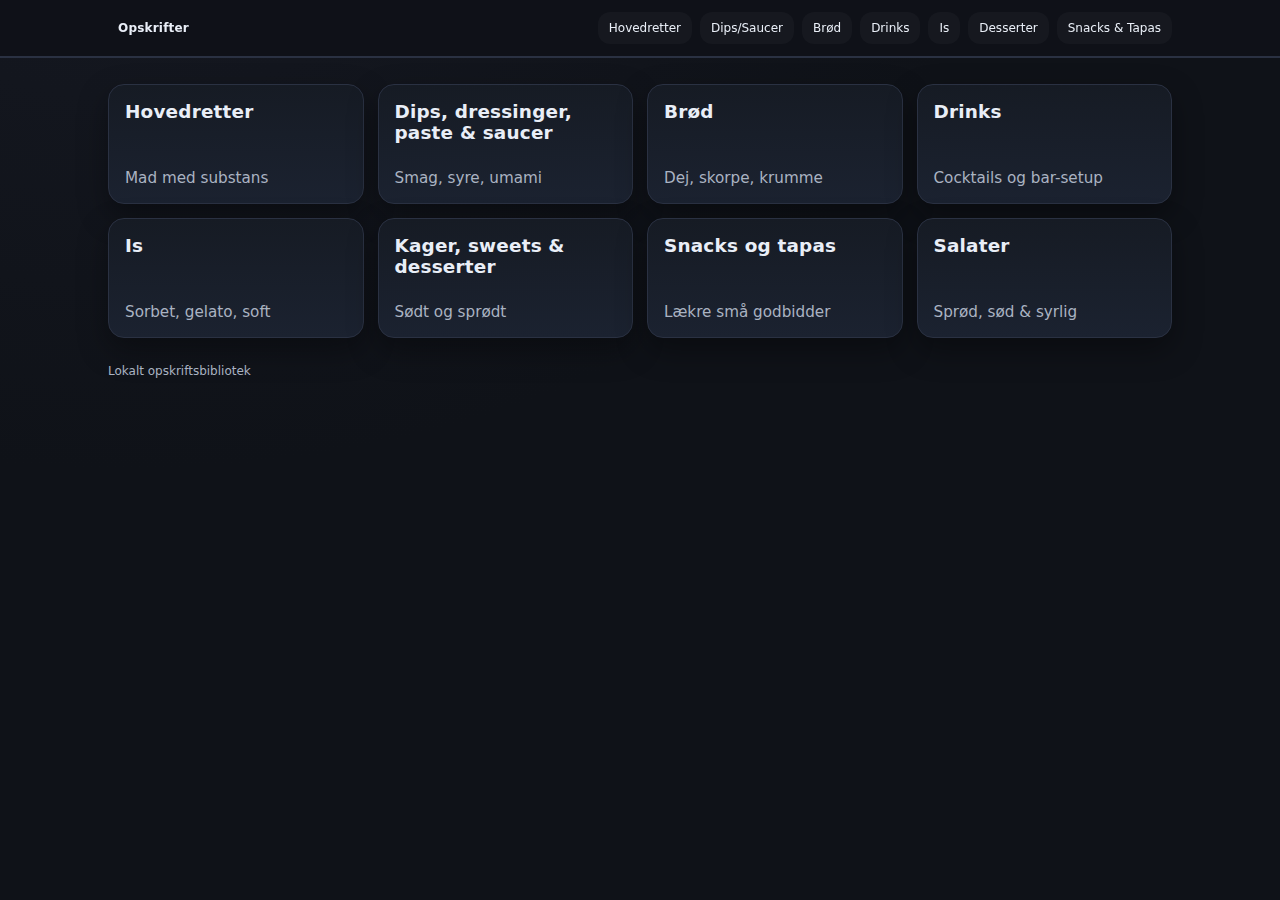
<file: index.html>
<!doctype html>
<html lang="da">
  <head>
    <meta charset="utf-8" />
    <meta name="viewport" content="width=device-width, initial-scale=1" />
    <title>Opskrifter</title>
    <link rel="stylesheet" href="css/navigation.css" />
    <link rel="stylesheet" href="css/base.css" />
    <link rel="stylesheet" href="css/cards.css" />
    <script src="js/shared.js" defer></script>
  </head>
  <body>
    <header class="topbar">
      <nav class="site-nav">
        <div class="nav-inner">
          <a class="brand" href="./index.html">Opskrifter</a>

          <!-- Desktop inline links (valgfrit men rart) -->
          <div class="nav-links-inline">
            <a href="./pages/hovedretter.html">Hovedretter</a>
            <a href="./pages/dips.html">Dips/Saucer</a>
            <a href="./pages/broed.html">Brød</a>
            <a href="./pages/drinks.html">Drinks</a>
            <a href="./pages/is.html">Is</a>
            <a href="./pages/desserter.html">Desserter</a>
            <a href="./pages/snacks.html">Snacks & Tapas</a>
          </div>

          <!-- Mobil burger -->
          <button class="nav-toggle" type="button" popovertarget="mainMenu" popovertargetaction="toggle" aria-label="Åbn menu">
            <span class="burger" aria-hidden="true"></span>
          </button>
        </div>
      </nav>

      <!-- Popover menu (mobil / og kan også bruges på desktop hvis du vil) -->
      <div id="mainMenu" popover class="menu-popover">
        <a href="./pages/hovedretter.html">Hovedretter</a>
        <a href="./pages/dips.html">Dips/Saucer</a>
        <a href="./pages/broed.html">Brød</a>
        <a href="./pages/drinks.html">Drinks</a>
        <a href="./pages/is.html">Is</a>
        <a href="./pages/desserter.html">Desserter</a>
        <a href="./pages/snacks.html">Snacks og Tapas</a>
      </div>
    </header>

    <main class="wrap">
      <section class="grid-tiles">
        <a class="tile" href="pages/hovedretter.html">
          <h2>Hovedretter</h2>
          <p>Mad med substans</p>
        </a>

        <a class="tile" href="pages/dips.html">
          <h2>Dips, dressinger, paste & saucer</h2>
          <p>Smag, syre, umami</p>
        </a>

        <a class="tile" href="pages/broed.html">
          <h2>Brød</h2>
          <p>Dej, skorpe, krumme</p>
        </a>

        <a class="tile" href="pages/drinks.html">
          <h2>Drinks</h2>
          <p>Cocktails og bar-setup</p>
        </a>

        <a class="tile" href="pages/is.html">
          <h2>Is</h2>
          <p>Sorbet, gelato, soft</p>
        </a>

        <a class="tile" href="pages/desserter.html">
          <h2>Kager, sweets & desserter</h2>
          <p>Sødt og sprødt</p>
        </a>
        <a class="tile" href="pages/snacks.html">
          <h2>Snacks og tapas</h2>
          <p>Lækre små godbidder</p>
        </a>
        <a class="tile" href="pages/salater.html">
          <h2>Salater</h2>
          <p>Sprød, sød & syrlig</p>
        </a>
      </section>
    </main>

    <footer class="footer wrap">
      <span class="muted">Lokalt opskriftsbibliotek</span>
    </footer>
  </body>
</html>
</file>
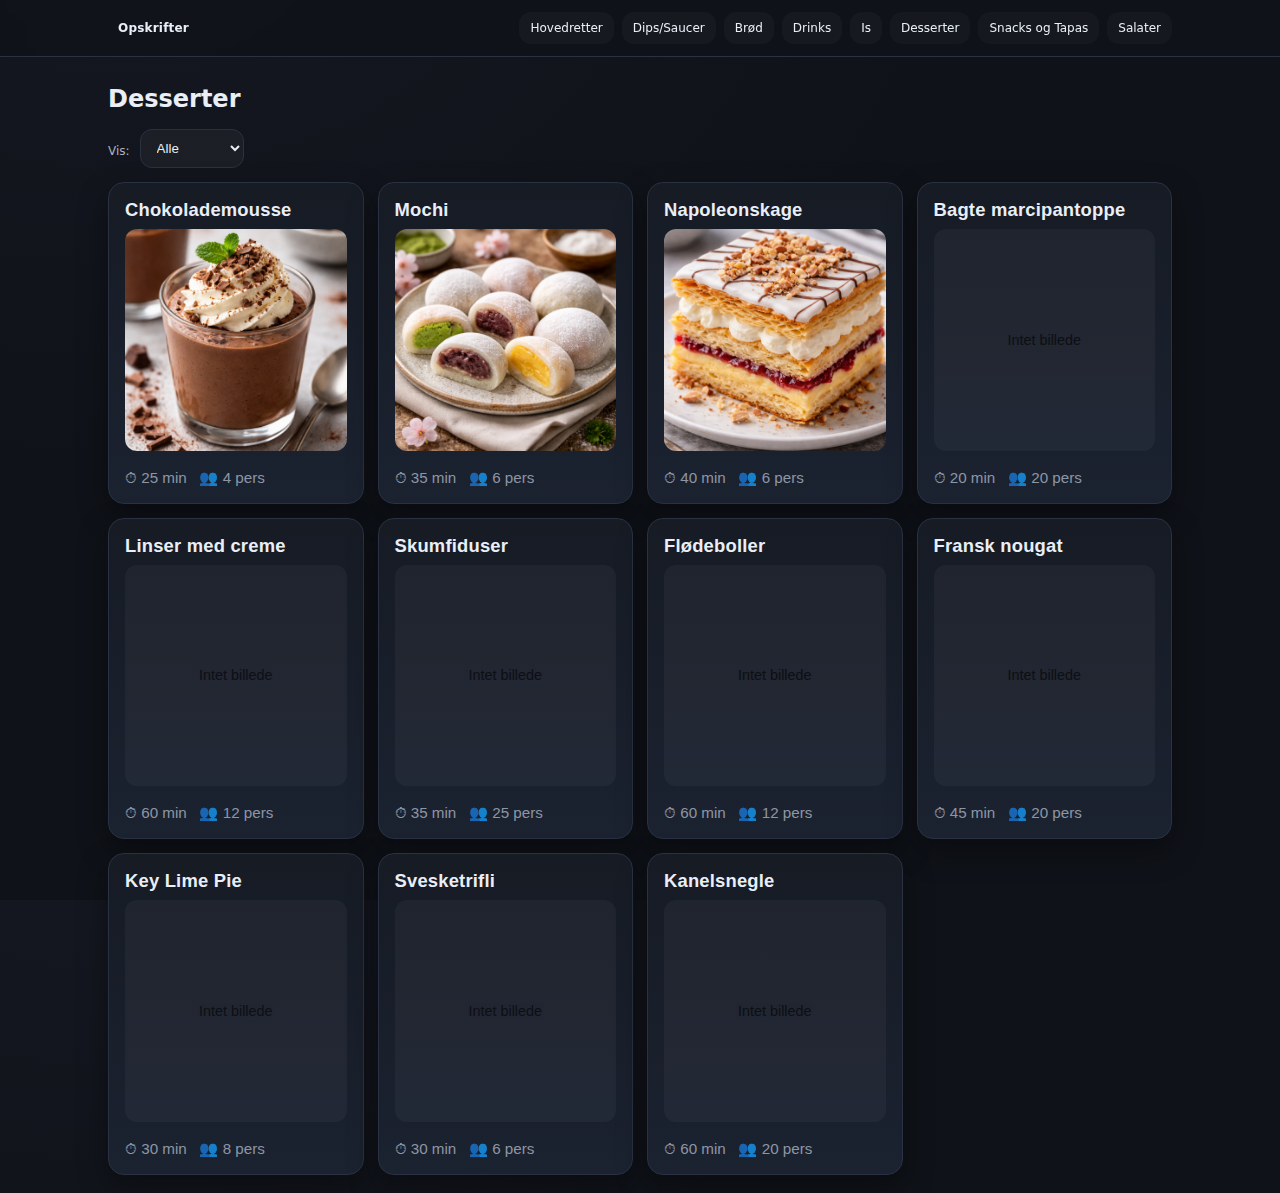
<file: pages/desserter.html>
<!doctype html>
<html lang="da">
  <head>
    <meta charset="utf-8" />
    <meta name="viewport" content="width=device-width, initial-scale=1" />
    <title>Desserter</title>

    <link rel="stylesheet" href="../css/base.css" />
    <link rel="stylesheet" href="../css/cards.css" />
    <link rel="stylesheet" href="../css/navigation.css" />
  </head>

  <body>
    <!-- NAV (popover-version) -->
    <nav class="site-nav">
      <div class="nav-inner">
        <a class="brand" href="../index.html">Opskrifter</a>
        <!-- Desktop inline links (valgfrit men rart) -->
        <div class="nav-links-inline">
          <a href="../pages/hovedretter.html">Hovedretter</a>
          <a href="../pages/dips.html">Dips/Saucer</a>
          <a href="../pages/broed.html">Brød</a>
          <a href="../pages/drinks.html">Drinks</a>
          <a href="../pages/is.html">Is</a>
          <a href="../pages/desserter.html">Desserter</a>
          <a href="../pages/snacks.html">Snacks og Tapas</a>
          <a href="../pages/salater.html">Salater</a>
        </div>
        <button class="nav-toggle" type="button" popovertarget="mainMenu" popovertargetaction="toggle" aria-label="Åbn menu">
          <span class="burger" aria-hidden="true"></span>
        </button>
      </div>
    </nav>

    <div id="mainMenu" popover class="menu-popover">
      <a href="../pages/hovedretter.html">Hovedretter</a>
      <a href="../pages/dips.html">Dips/Saucer</a>
      <a href="../pages/broed.html">Brød</a>
      <a href="../pages/drinks.html">Drinks</a>
      <a href="../pages/is.html">Is</a>
      <a href="../pages/desserter.html">Desserter</a>
      <a href="../pages/snacks.html">Snacks og Tapas</a>
      <a href="../pages/salater.html">Salater</a>
    </div>

    <main class="wrap">
      <h1 style="margin-top: 10px">Desserter</h1>

      <div class="page-tools">
        <label class="muted" for="catFilter">Vis:</label>
        <select id="catFilter" class="select">
          <option value="all">Alle</option>
          <option value="desserter">Desserter</option>
          <option value="kager">Kager</option>
          <option value="sweets">Sweets</option>
        </select>
      </div>

      <div id="recipeGrid" class="grid-tiles"></div>
    </main>

    <!-- Popover til opskrift -->
    <div id="recipePopover" popover class="recipe-popover">
      <button class="popover-close" type="button" popovertarget="recipePopover" popovertargetaction="hide" aria-label="Luk">✕</button>

      <div class="popover-head">
        <h2 id="popTitle"></h2>
        <p id="popDesc" class="muted"></p>
      </div>

      <div class="popover-body">
        <section>
          <h3>Ingredienser</h3>
          <ul id="popIngredients" class="ing-list"></ul>
        </section>

        <section>
          <h3>Fremgangsmåde</h3>
          <ol id="popSteps" class="step-list"></ol>
        </section>

        <section id="popTipsWrap" style="display: none">
          <h3>Tips & teknikker</h3>
          <div id="popTips"></div>
        </section>
      </div>
    </div>

    <script src="../js/recipes.js"></script>
    <script>
      RecipesPage.init({
        jsonPath: "../data/desserter.json",
        titleKey: "titel",
      });
    </script>
  </body>
</html>
</file>
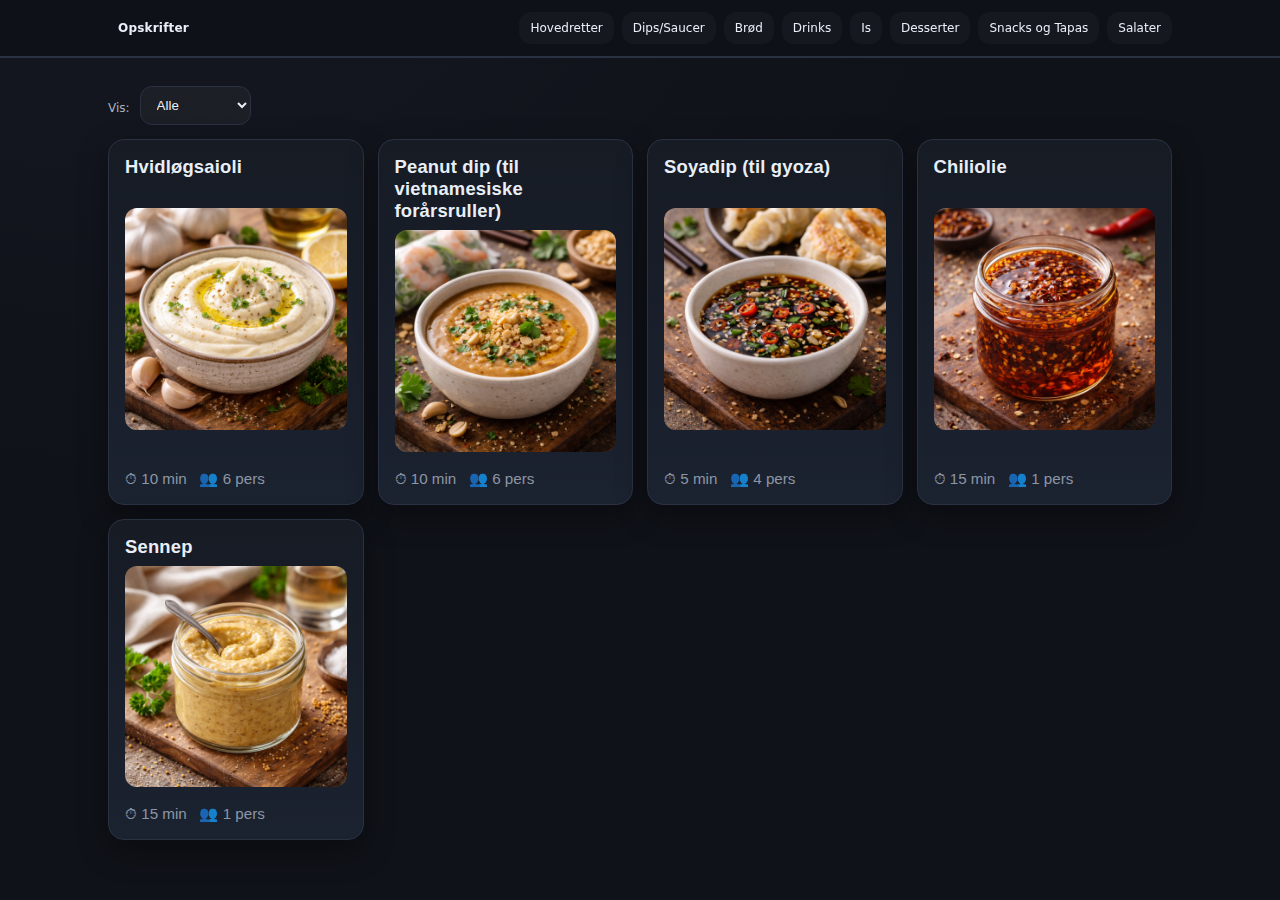
<file: pages/dips.html>
<!doctype html>
<html lang="da">
  <head>
    <meta charset="utf-8" />
    <meta name="viewport" content="width=device-width, initial-scale=1" />
    <title>Hovedretter</title>

    <link rel="stylesheet" href="../css/navigation.css" />
    <link rel="stylesheet" href="../css/base.css" />
    <link rel="stylesheet" href="../css/cards.css" />

    <!-- <script src="../js/shared.js" defer></script> -->
  </head>
  <body>
    <header class="topbar">
      <nav class="site-nav">
        <div class="nav-inner">
          <a class="brand" href="../index.html">Opskrifter</a>

          <!-- Desktop inline links (valgfrit men rart) -->
          <div class="nav-links-inline">
            <a href="../pages/hovedretter.html">Hovedretter</a>
            <a href="../pages/dips.html">Dips/Saucer</a>
            <a href="../pages/broed.html">Brød</a>
            <a href="../pages/drinks.html">Drinks</a>
            <a href="../pages/is.html">Is</a>
            <a href="../pages/desserter.html">Desserter</a>
            <a href="../pages/snacks.html">Snacks og Tapas</a>
            <a href="../pages/salater.html">Salater</a>
          </div>

          <!-- Mobil burger -->
          <button class="nav-toggle" type="button" popovertarget="mainMenu" popovertargetaction="toggle" aria-label="Åbn menu">
            <span class="burger" aria-hidden="true"></span>
          </button>
        </div>
      </nav>

      <!-- Popover menu (mobil / og kan også bruges på desktop hvis du vil) -->
      <div id="mainMenu" popover class="menu-popover">
        <a href="../pages/hovedretter.html">Hovedretter</a>
        <a href="../pages/dips.html">Dips/Saucer</a>
        <a href="../pages/broed.html">Brød</a>
        <a href="../pages/drinks.html">Drinks</a>
        <a href="../pages/is.html">Is</a>
        <a href="../pages/desserter.html">Desserter</a>
        <a href="../pages/snacks.html">Snacks og Tapas</a>
        <a href="../pages/salater.html">Salater</a>
      </div>
    </header>
    <main class="wrap">
      <div class="page-tools">
        <label class="muted" for="catFilter">Vis:</label>
        <select id="catFilter" class="select">
          <option value="all">Alle</option>
          <option value="dips">Dips</option>
          <option value="saucer">Saucer</option>
          <option value="olier">Olier</option>
          <option value="dressinger">Dressinger</option>
        </select>
      </div>

      <div id="recipeGrid" class="grid-tiles"></div>
    </main>

    <!-- Popover til opskrift-detaljer -->
    <div id="recipePopover" popover class="recipe-popover">
      <button class="popover-close" type="button" popovertarget="recipePopover" popovertargetaction="hide" aria-label="Luk">✕</button>

      <div class="popover-head">
        <h2 id="popTitle"></h2>
        <p id="popDesc" class="muted"></p>
      </div>

      <div class="popover-body">
        <section>
          <h3>Ingredienser</h3>
          <ul id="popIngredients" class="ing-list"></ul>
        </section>

        <section>
          <h3>Fremgangsmåde</h3>
          <ol id="popSteps" class="step-list"></ol>
        </section>
      </div>
    </div>

    <script src="../js/recipes.js"></script>
    <script>
      RecipesPage.init({
        jsonPath: "../data/dips.json",
        titleKey: "titel",
      });
    </script>
  </body>
</html>
</file>
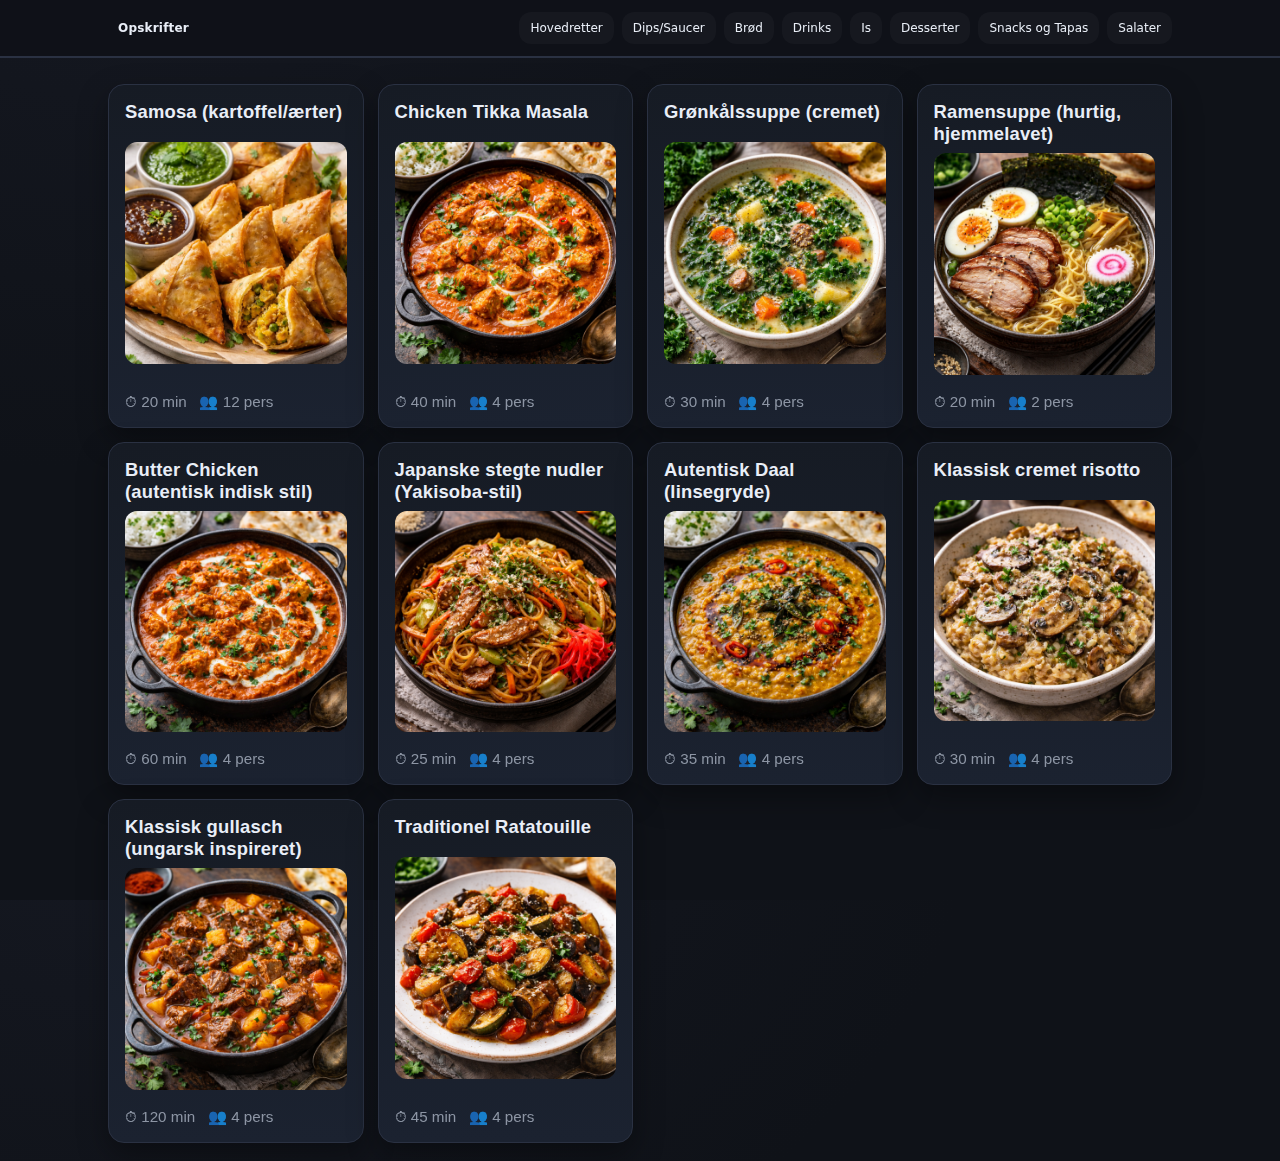
<file: pages/hovedretter.html>
<!doctype html>
<html lang="da">
  <head>
    <meta charset="utf-8" />
    <meta name="viewport" content="width=device-width, initial-scale=1" />
    <title>Hovedretter</title>

    <link rel="stylesheet" href="../css/navigation.css" />
    <link rel="stylesheet" href="../css/base.css" />
    <link rel="stylesheet" href="../css/cards.css" />

    <!-- <script src="../js/shared.js" defer></script> -->
  </head>
  <body>
    <header class="topbar">
      <nav class="site-nav">
        <div class="nav-inner">
          <a class="brand" href="../index.html">Opskrifter</a>

          <!-- Desktop inline links (valgfrit men rart) -->
          <div class="nav-links-inline">
            <a href="../pages/hovedretter.html">Hovedretter</a>
            <a href="../pages/dips.html">Dips/Saucer</a>
            <a href="../pages/broed.html">Brød</a>
            <a href="../pages/drinks.html">Drinks</a>
            <a href="../pages/is.html">Is</a>
            <a href="../pages/desserter.html">Desserter</a>
            <a href="../pages/snacks.html">Snacks og Tapas</a>
            <a href="../pages/salater.html">Salater</a>
          </div>

          <!-- Mobil burger -->
          <button class="nav-toggle" type="button" popovertarget="mainMenu" popovertargetaction="toggle" aria-label="Åbn menu">
            <span class="burger" aria-hidden="true"></span>
          </button>
        </div>
      </nav>

      <!-- Popover menu (mobil / og kan også bruges på desktop hvis du vil) -->
      <div id="mainMenu" popover class="menu-popover">
        <a href="../pages/hovedretter.html">Hovedretter</a>
        <a href="../pages/dips.html">Dips/Saucer</a>
        <a href="../pages/broed.html">Brød</a>
        <a href="../pages/drinks.html">Drinks</a>
        <a href="../pages/is.html">Is</a>
        <a href="../pages/desserter.html">Desserter</a>
        <a href="../pages/snacks.html">Snacks og Tapas</a>
        <a href="../pages/salater.html">Salater</a>
      </div>
    </header>

    <main class="wrap">
      <div id="recipeGrid" class="grid-tiles"></div>
    </main>

    <!-- Popover til opskrift-detaljer -->
    <div id="recipePopover" popover class="recipe-popover">
      <button class="popover-close" type="button" popovertarget="recipePopover" popovertargetaction="hide" aria-label="Luk">✕</button>

      <div class="popover-head">
        <h2 id="popTitle"></h2>
        <p id="popDesc" class="muted"></p>
      </div>

      <div class="popover-body">
        <section id="popSectionsWrap" style="display: none">
          <h3>Opskrift (trin)</h3>
          <div id="popSections" class="recipe-sections"></div>
        </section>

        <section id="popFlatIngredients">
          <h3>Ingredienser</h3>
          <ul id="popIngredients" class="ing-list"></ul>
        </section>

        <section id="popFlatSteps">
          <h3>Fremgangsmåde</h3>
          <ol id="popSteps" class="step-list"></ol>
        </section>

        <section id="popServingWrap" style="display: none">
          <h3>Serveringsforslag</h3>
          <ul id="popServing"></ul>
        </section>
      </div>
    </div>

    <script src="../js/recipes.js"></script>
    <script>
      RecipesPage.init({
        jsonPath: "../data/hovedretter.json",
        titleKey: "titel",
      });
    </script>
  </body>
</html>
</file>
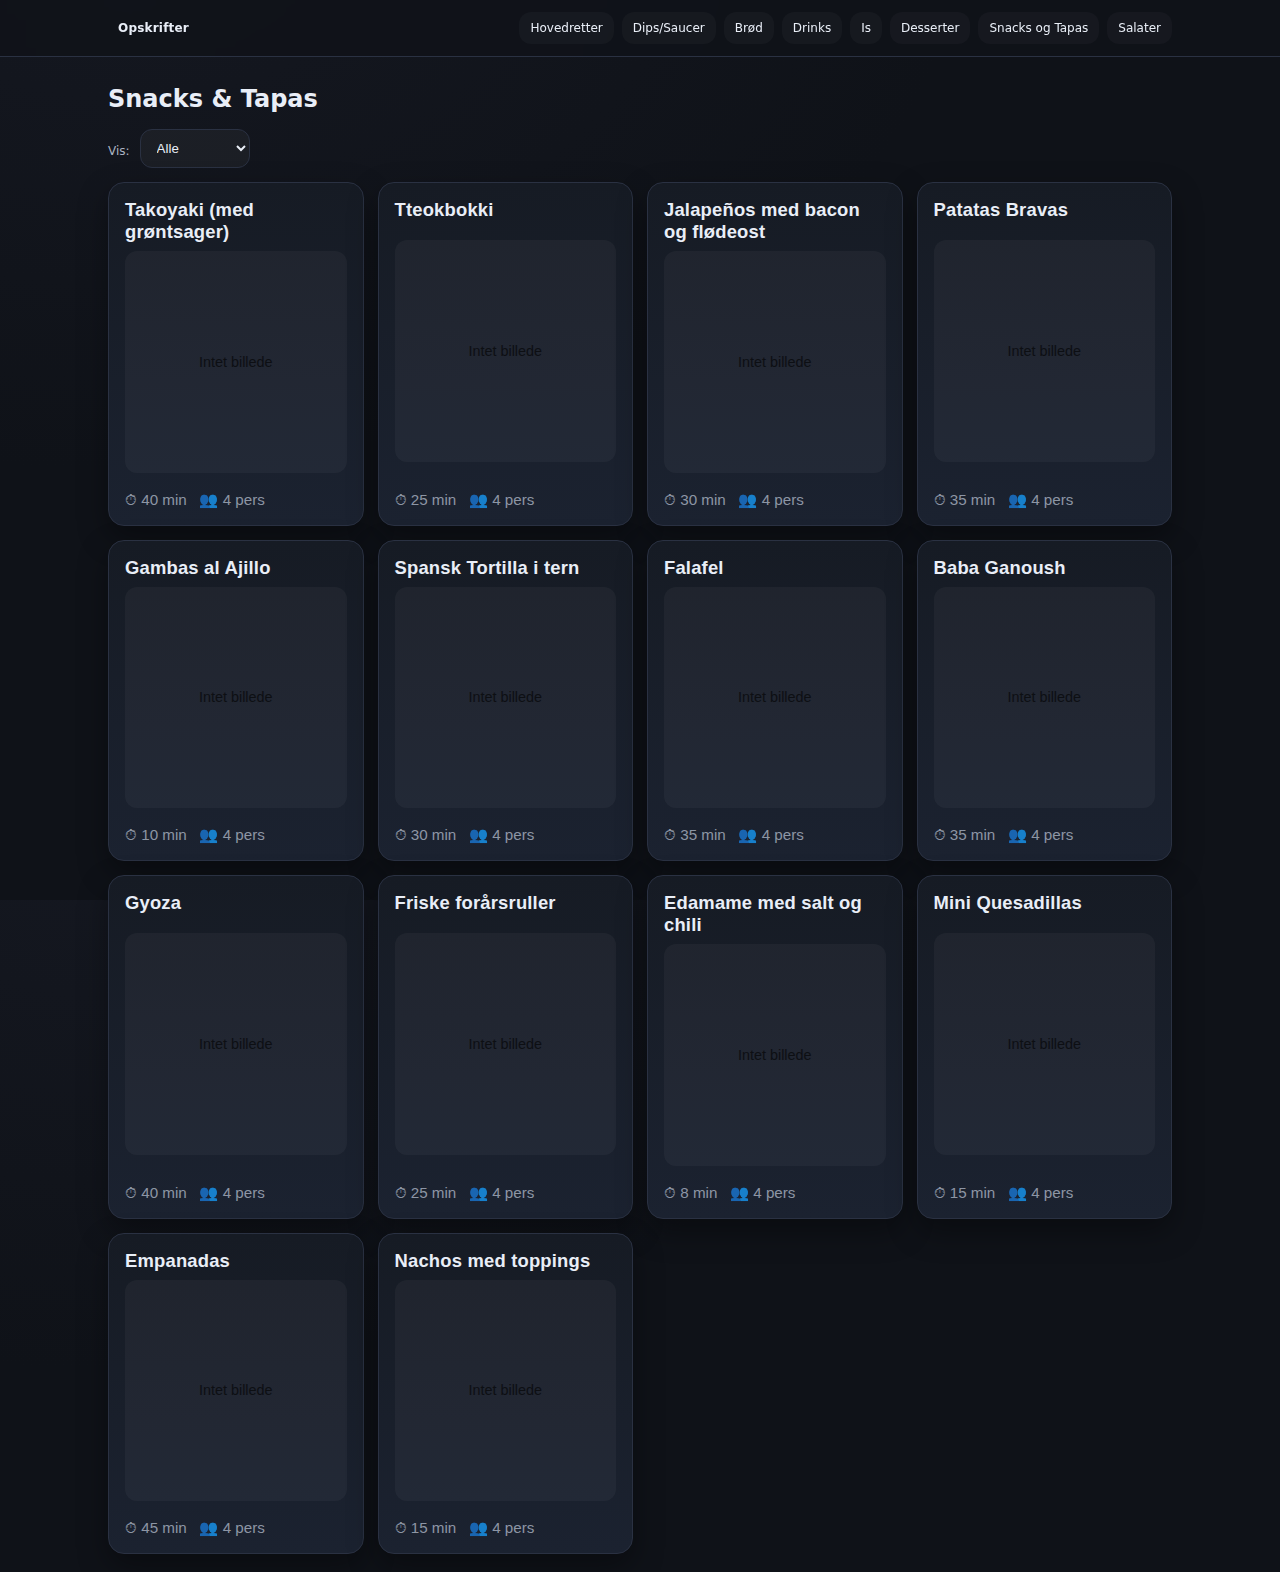
<file: pages/snacks.html>
<!doctype html>
<html lang="da">
  <head>
    <meta charset="utf-8" />
    <meta name="viewport" content="width=device-width, initial-scale=1" />
    <title>Snacks & Tapas</title>

    <link rel="stylesheet" href="../css/base.css" />
    <link rel="stylesheet" href="../css/cards.css" />
    <link rel="stylesheet" href="../css/navigation.css" />
  </head>

  <body>
    <!-- NAV (popover-menu) -->
    <nav class="site-nav">
      <div class="nav-inner">
        <a class="brand" href="../index.html">Opskrifter</a>
        <!-- Desktop inline links (valgfrit men rart) -->
        <div class="nav-links-inline">
          <a href="../pages/hovedretter.html">Hovedretter</a>
          <a href="../pages/dips.html">Dips/Saucer</a>
          <a href="../pages/broed.html">Brød</a>
          <a href="../pages/drinks.html">Drinks</a>
          <a href="../pages/is.html">Is</a>
          <a href="../pages/desserter.html">Desserter</a>
          <a href="../pages/snacks.html">Snacks og Tapas</a>
          <a href="../pages/salater.html">Salater</a>
        </div>
        <button class="nav-toggle" type="button" popovertarget="mainMenu" popovertargetaction="toggle" aria-label="Åbn menu">
          <span class="burger" aria-hidden="true"></span>
        </button>
      </div>
    </nav>

    <div id="mainMenu" popover class="menu-popover">
      <a href="../pages/hovedretter.html">Hovedretter</a>
      <a href="../pages/dips.html">Dips/Saucer</a>
      <a href="../pages/broed.html">Brød</a>
      <a href="../pages/drinks.html">Drinks</a>
      <a href="../pages/is.html">Is</a>
      <a href="../pages/desserter.html">Desserter</a>
      <a href="../pages/snacks.html">Snacks & Tapas</a>
      <a href="../pages/salater.html">Salater</a>
    </div>

    <main class="wrap">
      <h1 style="margin-top: 10px">Snacks & Tapas</h1>

      <div class="page-tools">
        <label class="muted" for="catFilter">Vis:</label>
        <select id="catFilter" class="select">
          <option value="all">Alle</option>
          <option value="tapas">Tapas</option>
          <option value="snacks">Snacks</option>
          <option value="streetfood">Streetfood</option>
          <option value="fingerfood">Fingerfood</option>
        </select>
      </div>

      <div id="recipeGrid" class="grid-tiles"></div>
    </main>

    <!-- Popover til opskrift -->
    <div id="recipePopover" popover class="recipe-popover">
      <button class="popover-close" type="button" popovertarget="recipePopover" popovertargetaction="hide" aria-label="Luk">✕</button>

      <div class="popover-head">
        <h2 id="popTitle"></h2>
        <p id="popDesc" class="muted"></p>
      </div>

      <div class="popover-body">
        <section>
          <h3>Ingredienser</h3>
          <ul id="popIngredients" class="ing-list"></ul>
        </section>

        <section>
          <h3>Fremgangsmåde</h3>
          <ol id="popSteps" class="step-list"></ol>
        </section>

        <section id="popTipsWrap" style="display: none">
          <h3>Tips & teknikker</h3>
          <div id="popTips"></div>
        </section>
      </div>
    </div>

    <script src="../js/recipes.js"></script>
    <script>
      RecipesPage.init({
        jsonPath: "../data/snacks.json",
        titleKey: "titel",
      });
    </script>
  </body>
</html>
</file>
<file: css/navigation.css>
/* =============== NAV BASE =============== */
.site-nav {
  position: sticky;
  top: 0;
  z-index: 1000;
  border-bottom: 1px solid var(--border);
  background: rgba(15, 18, 24, 0.78);
  backdrop-filter: blur(10px);
  -webkit-backdrop-filter: blur(10px);
}

.nav-inner {
  max-width: 1100px;
  margin: 0 auto;
  padding: 12px 18px;
  display: flex;
  align-items: center;
  gap: 12px;
}

.brand {
  font-weight: 700;
  letter-spacing: 0.2px;
  padding: 8px 10px;
  border-radius: 12px;
  transition: background 0.15s ease;
}
.brand:hover {
  background: rgba(255, 255, 255, 0.06);
}

.nav-toggle {
  margin-left: auto;
  width: 42px;
  height: 42px;
  border-radius: 12px;
  border: 1px solid var(--border);
  background: rgba(255, 255, 255, 0.04);
  color: var(--ink);
  display: inline-flex;
  align-items: center;
  justify-content: center;
  cursor: pointer;
  transition:
    transform 0.15s ease,
    border-color 0.15s ease,
    background 0.15s ease;
}
.nav-toggle:hover {
  background: rgba(255, 255, 255, 0.07);
  border-color: #3a4662;
}
.nav-toggle:active {
  transform: scale(0.98);
}

/* Burger-ikon */
.burger {
  width: 18px;
  height: 2px;
  background: currentColor;
  position: relative;
  display: inline-block;
  border-radius: 2px;
}
.burger::before,
.burger::after {
  content: "";
  position: absolute;
  left: 0;
  width: 18px;
  height: 2px;
  background: currentColor;
  border-radius: 2px;
}
.burger::before {
  top: -6px;
}
.burger::after {
  top: 6px;
}

/* =============== POPOVER MENU =============== */
/* Popover-panelet */
.menu-popover {
  width: min(320px, 92vw);
  padding: 12px;
  border-radius: var(--r);
  border: 1px solid var(--border);
  background: rgba(15, 18, 24, 0.96);
  box-shadow: var(--shadow);

  display: none;
  flex-direction: column;
  gap: 10px;
  margin-right: 10px;
  margin-top: 4rem;
}
.menu-popover:popover-open {
  display: flex;
}

/* Links i menuen */
.menu-popover a {
  padding: 10px 12px;
  border-radius: 12px;
  background: rgba(255, 255, 255, 0.04);
  border: 1px solid transparent;
  color: var(--ink);
  font-size: 1.7rem;
}
.menu-popover a:hover {
  background: rgba(255, 255, 255, 0.08);
  border-color: #3a4662;
}

/* Backdrop blur (vigtigt: brug global ::backdrop for popover) */
::backdrop {
  background: rgba(0, 0, 0, 0.25);
  backdrop-filter: blur(8px);
  -webkit-backdrop-filter: blur(8px);
}

/* =============== DESKTOP: INLINE LINKS =============== */
/* På desktop kan du vælge at vise en horisontal menu altid */
.nav-links-inline {
  display: none;
  margin-left: auto;
  gap: 8px;
}
.nav-links-inline a {
  padding: 8px 10px;
  border-radius: 12px;
  background: rgba(255, 255, 255, 0.03);
  border: 1px solid transparent;
  transition:
    background 0.15s ease,
    border-color 0.15s ease,
    transform 0.15s ease;
}
.nav-links-inline a:hover {
  background: rgba(255, 255, 255, 0.06);
  border-color: #3a4662;
  transform: translateY(-1px);
}

@media (min-width: 860px) {
  .nav-toggle {
    display: none;
  }
  .nav-links-inline {
    display: flex;
  }
}
</file>
<file: css/base.css>
:root {
  --bg: #0f1218;
  --panel: #161b24;
  --panel2: #1b2230;
  --border: #2a3142;
  --ink: #e9eef7;
  --muted: #aab3c2;
  --shadow: 0 12px 30px rgba(0, 0, 0, 0.35);
  --r: 16px;
}

* {
  box-sizing: border-box;
}
html,
body {
  height: 100%;
}
body {
  margin: 0;
  background: radial-gradient(1200px 800px at 10% -10%, #151821 0, var(--bg) 70%);
  color: var(--ink);
  font:
    12px "rubik",
    ui-sans-serif,
    system-ui,
    -apple-system,
    Segoe UI,
    Roboto,
    Arial;
}

.wrap {
  max-width: 1100px;
  margin: 0 auto;
  padding: 18px;
}
.topbar {
  border-bottom: 1px solid var(--border);
  background: rgba(15, 18, 24, 0.7);
  backdrop-filter: blur(10px);
}
.topbar h1 {
  margin: 0;
  font-size: 1.6rem;
}
.muted {
  color: var(--muted);
  margin: 0.25rem 0 0;
}
.footer {
  padding-top: 8px;
  padding-bottom: 30px;
}
a {
  color: inherit;
  text-decoration: none;
}
</file>
<file: css/cards.css>
.grid-tiles {
  display: grid;
  grid-template-columns: repeat(auto-fit, minmax(240px, 1fr));
  gap: 14px;
  margin-top: 8px;
}

.tile {
  background: linear-gradient(180deg, var(--panel) 0%, var(--panel2) 100%);
  border: 1px solid var(--border);
  border-radius: var(--r);
  padding: 16px;
  box-shadow: var(--shadow);
  transition:
    transform 0.15s ease,
    border-color 0.15s ease;
  min-height: 120px;
  display: flex;
  flex-direction: column;
  justify-content: space-between;
}

.tile:hover {
  transform: translateY(-3px);
  border-color: #3a4662;
}

.tile h2 {
  margin: 0;
  font-size: 1.15rem;
  letter-spacing: 0.2px;
  color: var(--ink);
}

.tile p {
  margin: 10px 0 0;
  color: var(--muted);
  font-size: 0.95rem;
}
.recipe-tile {
  text-align: left;
  cursor: pointer;
}
.recipe-tile {
  appearance: none;
}
.recipe-tile:focus {
  outline: 2px solid rgba(255, 255, 255, 0.25);
  outline-offset: 2px;
}

/* Images */
.tile-image {
  width: 100%;
  aspect-ratio: 1 / 1;
  overflow: hidden;
  border-radius: 12px;
  margin: 8px 0;
  background: rgba(255, 255, 255, 0.04);
}

.tile-image img {
  width: 100%;
  height: 100%;
  object-fit: cover;
  display: block;
}

.tile-image-placeholder {
  display: flex;
  align-items: center;
  justify-content: center;
  height: 100%;
  font-size: 0.9rem;
  opacity: 0.6;
}

.tile-meta {
  margin-top: 6px;
  font-size: 0.9rem;
  opacity: 0.8;
}

/* Shared */
.page-tools {
  display: flex;
  align-items: center;
  gap: 10px;
  margin: 10px 0 14px;
}

.select {
  background: rgba(255, 255, 255, 0.04);
  border: 1px solid var(--border);
  color: var(--ink);
  border-radius: 12px;
  padding: 10px 12px;
}

/* Recipes */
/* -------- Recipe popover -------- */
.recipe-popover {
  width: min(860px, 92vw);
  max-height: min(80vh, 720px);
  overflow: auto;

  border: 1px solid var(--border);
  border-radius: var(--r);
  background: rgba(15, 18, 24, 0.96);
  box-shadow: var(--shadow);
  padding: 16px;
}

.recipe-popover::backdrop {
  background: rgba(0, 0, 0, 0.28);
  backdrop-filter: blur(8px);
  -webkit-backdrop-filter: blur(8px);
}

.popover-close {
  position: sticky;
  top: 0;
  margin-left: auto;
  display: inline-flex;
  align-items: center;
  justify-content: center;

  width: 42px;
  height: 42px;
  border-radius: 12px;
  border: 1px solid var(--border);
  background: rgba(255, 255, 255, 0.04);
  color: var(--ink);
  cursor: pointer;
}

.popover-head h2 {
  margin: 8px 0 0;
  font-size: 1.35rem;
  color: var(--ink);
}

.popover-body {
  display: grid;
  grid-template-columns: 1fr;
  gap: 14px;
  margin-top: 12px;
  color: var(--ink);
}
.popover-body summary {
  padding: 6px;
  border-radius: 5px;
  background-color: rgba(229, 238, 238, 0.8);
  color: var(--panel);
}

.popover-body h3 {
  margin: 0 0 8px;
  font-size: 1.05rem;
  color: var(--ink);
}
.popover-body li {
  color: var(--ink);
}
.ing-list,
.step-list {
  margin: 0;
  padding-left: 18px;
}

.ing-list li,
.step-list li {
  line-height: 1.5;
  margin: 6px 0;
}

/* Tips and tricks */
.recipe-tip {
  margin-top: 10px;
  border: 1px solid var(--border);
  border-radius: 14px;
  background: rgba(255, 255, 255, 0.03);
  padding: 10px 12px;
  color: var(--ink);
}

.recipe-tip > summary {
  cursor: pointer;
  font-weight: 600;
  list-style: none;
}
.recipe-tip > summary::-webkit-details-marker {
  display: none;
}

.recipe-tip[open] {
  background: rgba(255, 255, 255, 0.04);
}

.tip-body {
  margin-top: 10px;
}
.tip-body h4 {
  margin: 10px 0 6px;
  font-size: 1rem;
}
.tip-body p,
.tip-body li {
  line-height: 1.5;
}
/* Layoutforbedringer */
/* ===== Recipe popover: readability ===== */
.recipe-popover {
  width: min(920px, calc(100vw - 24px));
  max-height: min(86vh, 820px);
  overflow: auto;

  padding: 18px 18px 20px;
  border-radius: 18px;

  /* hvis du bruger farve-variabler; ellers behold bare default */
  background: var(--panel, #111);
  border: 1px solid var(--border, rgba(255, 255, 255, 0.12));
  box-shadow: 0 20px 60px rgba(0, 0, 0, 0.45);
}

.recipe-popover .popover-head {
  padding-bottom: 12px;
  margin-bottom: 14px;
  border-bottom: 1px solid var(--border, rgba(255, 255, 255, 0.12));
}

#popTitle {
  font-size: 1.55rem;
  line-height: 1.15;
  margin: 0 40px 6px 0;
}

#popDesc {
  font-size: 1rem;
  line-height: 1.5;
  margin: 0;
  opacity: 0.85;
}

.popover-close {
  position: sticky;
  top: 10px;
  float: right;
  margin-left: 10px;

  width: 36px;
  height: 36px;
  border-radius: 999px;
  border: 1px solid var(--border, rgba(255, 255, 255, 0.18));
  background: rgba(255, 255, 255, 0.06);
  cursor: pointer;
}
.popover-close:hover {
  background: rgba(255, 255, 255, 0.1);
}

/* Tilføjelser: Fold ud + 2 kolonne på desktop */
.recipe-sections {
  display: grid;
  gap: 10px;
}

.recipe-section {
  border: 1px solid rgba(255, 255, 255, 0.12);
  border-radius: 16px;
  background: rgba(255, 255, 255, 0.03);
  padding: 10px 12px;
}

.recipe-section > summary {
  cursor: pointer;
  font-weight: 700;
  list-style: none;
  padding: 4px 2px;
}
.recipe-section > summary::-webkit-details-marker {
  display: none;
}

.section-grid {
  margin-top: 10px;
  display: grid;
  gap: 12px;
}

.section-col h4 {
  margin: 0 0 8px;
  font-size: 0.95rem;
  opacity: 0.9;
}
/*  */

.recipe-popover .popover-body {
  display: grid;
  gap: 16px;
}

.recipe-popover section {
  background: rgba(255, 255, 255, 0.03);
  border: 1px solid var(--border, rgba(255, 255, 255, 0.1));
  border-radius: 16px;
  padding: 14px 14px;
}

.recipe-popover h3 {
  font-size: 1rem;
  margin: 0 0 10px;
  letter-spacing: 0.2px;
}

.ing-list,
.step-list {
  margin: 0;
  padding-left: 18px;
}

.ing-list li,
.step-list li {
  padding: 6px 0;
  line-height: 1.55;
}

.step-list li + li {
  border-top: 1px dashed rgba(255, 255, 255, 0.1);
}

/* Desktop: 2 kolonner i popover */
@media (min-width: 660px) {
  .popover-body {
    grid-template-columns: 1fr 1.2fr;
    align-items: start;
  }
}
</file>
